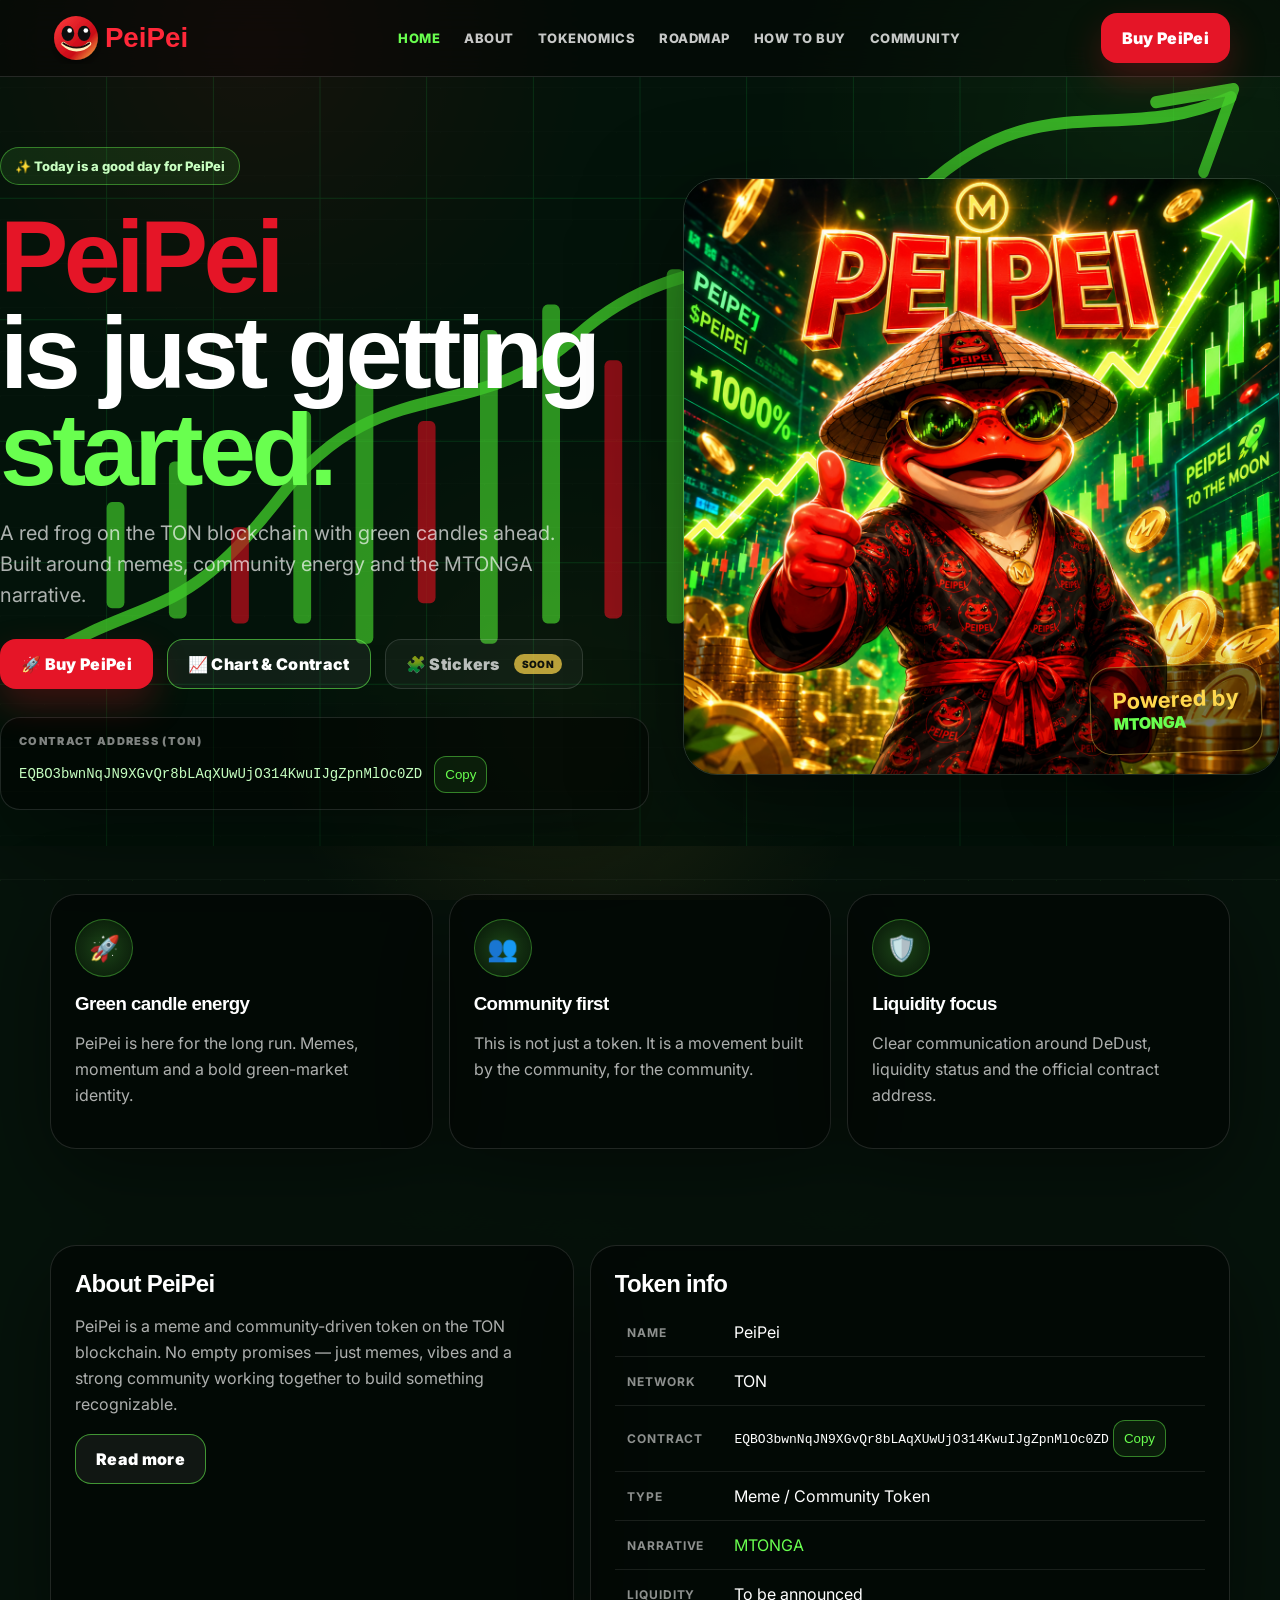
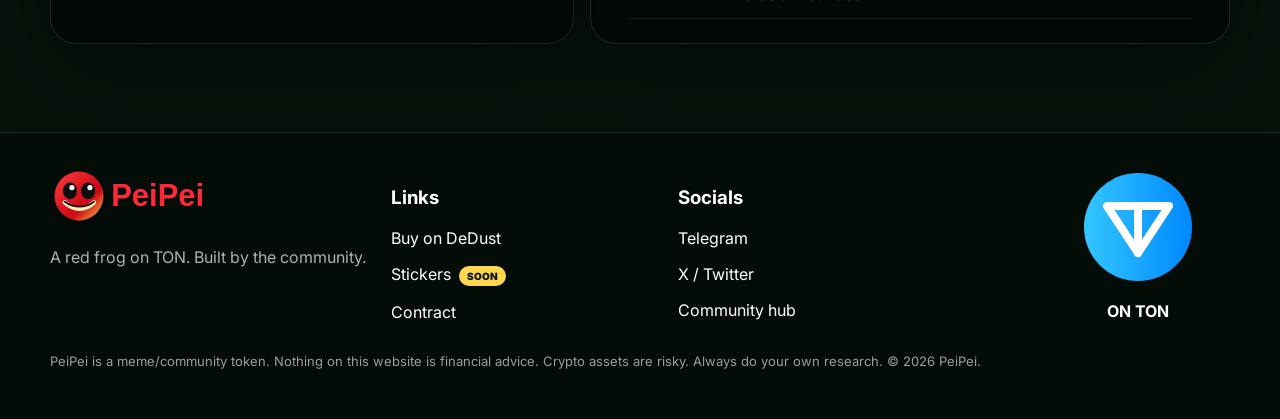
<file: index.html>
<!doctype html><html lang="en"><head><meta charset="utf-8"><meta name="viewport" content="width=device-width,initial-scale=1"><title>PeiPei on TON</title><meta name="description" content="PeiPei is a red frog meme token on the TON blockchain with the MTONGA narrative.">
<link rel="icon" href="assets/favicon.ico" sizes="any">
<link rel="icon" type="image/png" sizes="32x32" href="assets/favicon-32x32.png">
<link rel="icon" type="image/png" sizes="192x192" href="assets/favicon-192x192.png">
<link rel="apple-touch-icon" sizes="180x180" href="assets/favicon-180x180.png">
<link rel="manifest" href="assets/site.webmanifest"><link rel="preconnect" href="https://fonts.googleapis.com"><link rel="preconnect" href="https://fonts.gstatic.com" crossorigin><link href="https://fonts.googleapis.com/css2?family=Inter:wght@400;600;800;900&display=swap" rel="stylesheet"><link rel="stylesheet" href="styles.css"></head><body><header class="site-header"><div class="container"><nav class="nav"><a class="brand" href="index.html"><img src="assets/logo-peipei.svg" alt="PeiPei logo"></a><div class="nav-links"><a data-nav href="index.html">Home</a><a data-nav href="about.html">About</a><a data-nav href="tokenomics.html">Tokenomics</a><a data-nav href="roadmap.html">Roadmap</a><a data-nav href="how-to-buy.html">How to buy</a><a data-nav href="community.html">Community</a></div><div class="nav-actions"><a class="btn btn-red" data-buy href="#">Buy PeiPei</a><button class="hamburger" data-menu aria-label="Open menu">☰</button></div></nav><div class="mobile-panel"><a href="index.html">Home</a><a href="about.html">About</a><a href="tokenomics.html">Tokenomics</a><a href="roadmap.html">Roadmap</a><a href="how-to-buy.html">How to buy</a><a href="community.html">Community</a><a data-buy href="#">Buy PeiPei</a></div></div></header><main><section class="hero"><div class="container" style="display:contents"><div><div class="eyebrow">✨ Today is a good day for PeiPei</div><h1><span class="red">PeiPei</span><br>is just getting <span class="green">started.</span></h1><p>A red frog on the TON blockchain with green candles ahead. Built around memes, community energy and the MTONGA narrative.</p><div class="hero-cta"><a class="btn btn-red" data-buy href="#">🚀 Buy PeiPei</a><a class="btn btn-outline" href="tokenomics.html">📈 Chart & Contract</a><a class="btn btn-disabled" href="stickers.html">🧩 Stickers <span class="soon">SOON</span></a></div><div class="contract-card"><div class="label">Contract Address (TON)</div><div class="contract-row"><code data-contract></code><button class="copy-btn" data-copy>Copy</button></div></div></div><div class="hero-art"><img src="assets/peipei-hero.png" alt="Red PeiPei frog with sunglasses and green market charts"><div class="coin-card"><strong>Powered by</strong><span>MTONGA</span></div></div></div></section><section class="section"><div class="container cards"><div class="card"><div class="card-icon">🚀</div><h3>Green candle energy</h3><p>PeiPei is here for the long run. Memes, momentum and a bold green-market identity.</p></div><div class="card"><div class="card-icon">👥</div><h3>Community first</h3><p>This is not just a token. It is a movement built by the community, for the community.</p></div><div class="card"><div class="card-icon">🛡️</div><h3>Liquidity focus</h3><p>Clear communication around DeDust, liquidity status and the official contract address.</p></div></div></section><section class="section"><div class="container split"><div class="panel"><h2>About PeiPei</h2><p>PeiPei is a meme and community-driven token on the TON blockchain. No empty promises — just memes, vibes and a strong community working together to build something recognizable.</p><a class="btn btn-outline" href="about.html">Read more</a></div><div class="panel"><h2>Token info</h2><table class="table"><tr><th>Name</th><td>PeiPei</td></tr><tr><th>Network</th><td>TON</td></tr><tr><th>Contract</th><td><code data-contract></code> <button class="copy-btn" data-copy>Copy</button></td></tr><tr><th>Type</th><td>Meme / Community Token</td></tr><tr><th>Narrative</th><td><span class="green">MTONGA</span></td></tr><tr><th>Liquidity</th><td>To be announced</td></tr></table></div></div></section></main><footer class="footer"><div class="container footer-grid"><div><img class="logo" src="assets/logo-peipei.svg" alt="PeiPei"><p class="small">A red frog on TON. Built by the community.</p></div><div><h3>Links</h3><p><a data-buy href="#">Buy on DeDust</a></p><p><a href="stickers.html">Stickers <span class="soon">SOON</span></a></p><p><a href="tokenomics.html">Contract</a></p></div><div><h3>Socials</h3><p><a data-social="telegram" href="#">Telegram</a></p><p><a data-social="x" href="#">X / Twitter</a></p><p><a href="community.html">Community hub</a></p></div><div class="ton-badge"><img src="assets/ton.svg" alt="TON"><strong>ON TON</strong></div></div><div class="container"><p class="disclaimer">PeiPei is a meme/community token. Nothing on this website is financial advice. Crypto assets are risky. Always do your own research. © 2026 PeiPei.</p></div></footer><div class="toast" role="status" aria-live="polite"></div><script src="script.js"></script></body></html>
</file>
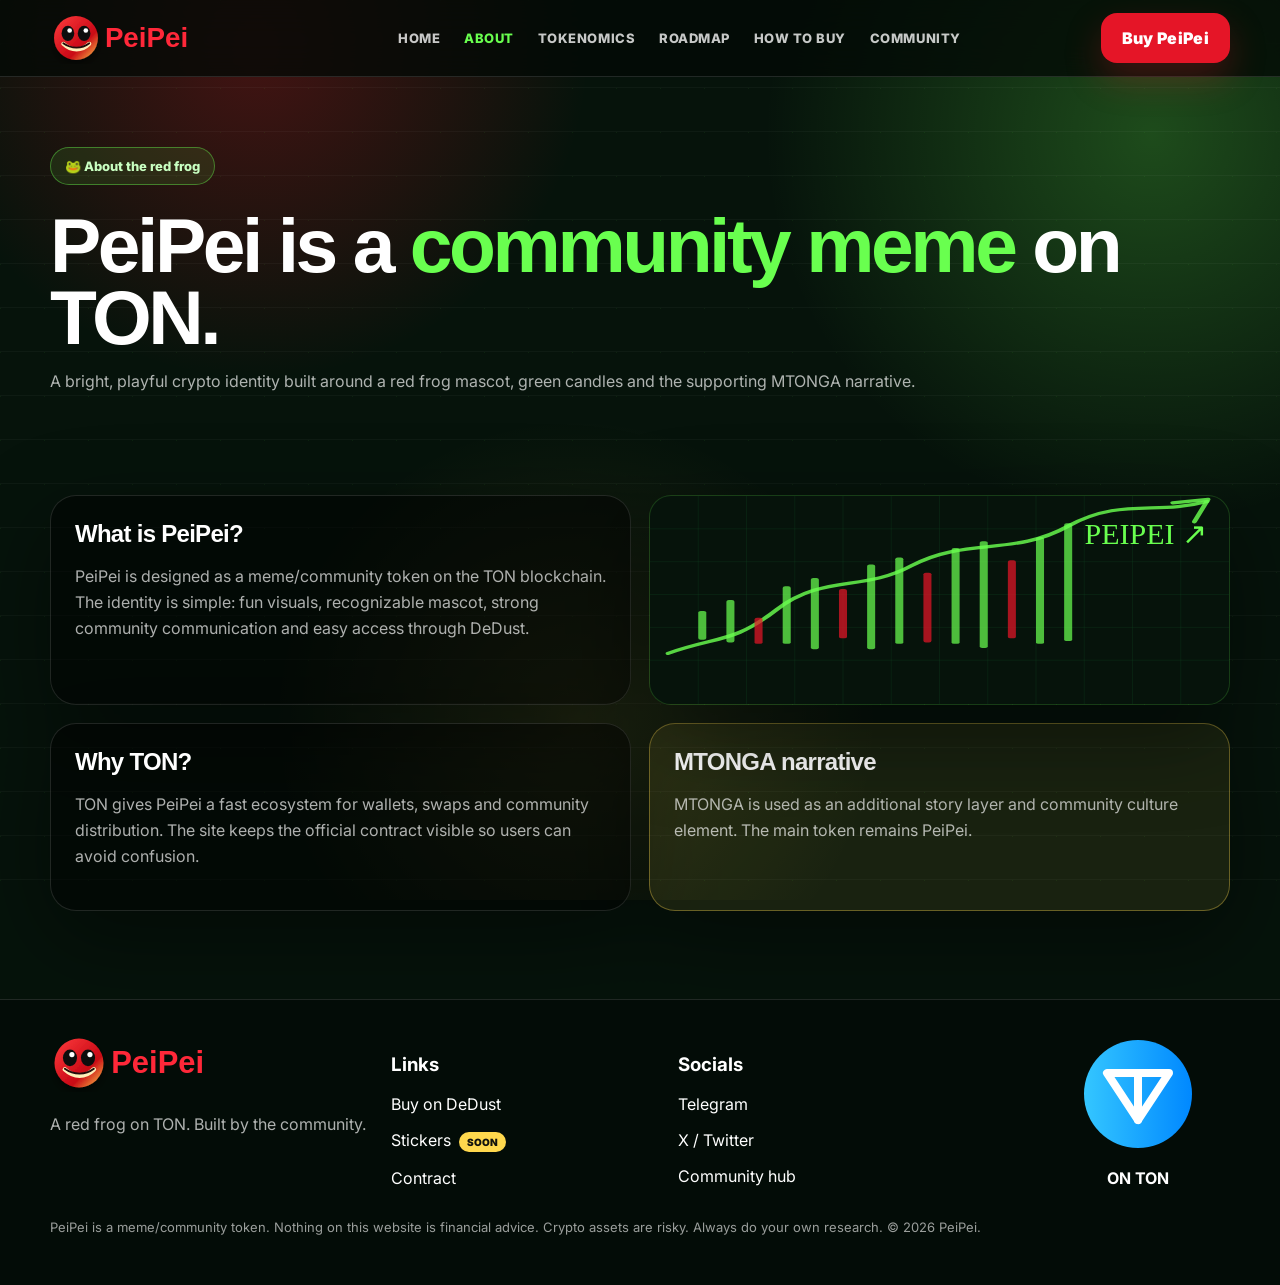
<file: about.html>
<!doctype html><html lang="en"><head><meta charset="utf-8"><meta name="viewport" content="width=device-width,initial-scale=1"><title>About | PeiPei on TON</title><meta name="description" content="PeiPei is a red frog meme token on the TON blockchain with the MTONGA narrative."><link rel="icon" href="assets/favicon.svg"><link rel="preconnect" href="https://fonts.googleapis.com"><link rel="preconnect" href="https://fonts.gstatic.com" crossorigin><link href="https://fonts.googleapis.com/css2?family=Inter:wght@400;600;800;900&display=swap" rel="stylesheet"><link rel="stylesheet" href="styles.css"></head><body><header class="site-header"><div class="container"><nav class="nav"><a class="brand" href="index.html"><img src="assets/logo-peipei.svg" alt="PeiPei logo"></a><div class="nav-links"><a data-nav href="index.html">Home</a><a data-nav href="about.html">About</a><a data-nav href="tokenomics.html">Tokenomics</a><a data-nav href="roadmap.html">Roadmap</a><a data-nav href="how-to-buy.html">How to buy</a><a data-nav href="community.html">Community</a></div><div class="nav-actions"><a class="btn btn-red" data-buy href="#">Buy PeiPei</a><button class="hamburger" data-menu aria-label="Open menu">☰</button></div></nav><div class="mobile-panel"><a href="index.html">Home</a><a href="about.html">About</a><a href="tokenomics.html">Tokenomics</a><a href="roadmap.html">Roadmap</a><a href="how-to-buy.html">How to buy</a><a href="community.html">Community</a><a data-buy href="#">Buy PeiPei</a></div></div></header><main><section class="page-hero"><div class="container"><div class="eyebrow">🐸 About the red frog</div><h1>PeiPei is a <span class="green">community meme</span> on TON.</h1><p class="small">A bright, playful crypto identity built around a red frog mascot, green candles and the supporting MTONGA narrative.</p></div></section><section class="section"><div class="container page-grid"><div class="panel"><h2>What is PeiPei?</h2><p>PeiPei is designed as a meme/community token on the TON blockchain. The identity is simple: fun visuals, recognizable mascot, strong community communication and easy access through DeDust.</p></div><div class="panel mini-chart"></div><div class="panel"><h2>Why TON?</h2><p>TON gives PeiPei a fast ecosystem for wallets, swaps and community distribution. The site keeps the official contract visible so users can avoid confusion.</p></div><div class="panel warning"><h2>MTONGA narrative</h2><p>MTONGA is used as an additional story layer and community culture element. The main token remains PeiPei.</p></div></div></section></main><footer class="footer"><div class="container footer-grid"><div><img class="logo" src="assets/logo-peipei.svg" alt="PeiPei"><p class="small">A red frog on TON. Built by the community.</p></div><div><h3>Links</h3><p><a data-buy href="#">Buy on DeDust</a></p><p><a href="stickers.html">Stickers <span class="soon">SOON</span></a></p><p><a href="tokenomics.html">Contract</a></p></div><div><h3>Socials</h3><p><a data-social="telegram" href="#">Telegram</a></p><p><a data-social="x" href="#">X / Twitter</a></p><p><a href="community.html">Community hub</a></p></div><div class="ton-badge"><img src="assets/ton.svg" alt="TON"><strong>ON TON</strong></div></div><div class="container"><p class="disclaimer">PeiPei is a meme/community token. Nothing on this website is financial advice. Crypto assets are risky. Always do your own research. © 2026 PeiPei.</p></div></footer><div class="toast" role="status" aria-live="polite"></div><script src="script.js"></script></body></html>
</file>
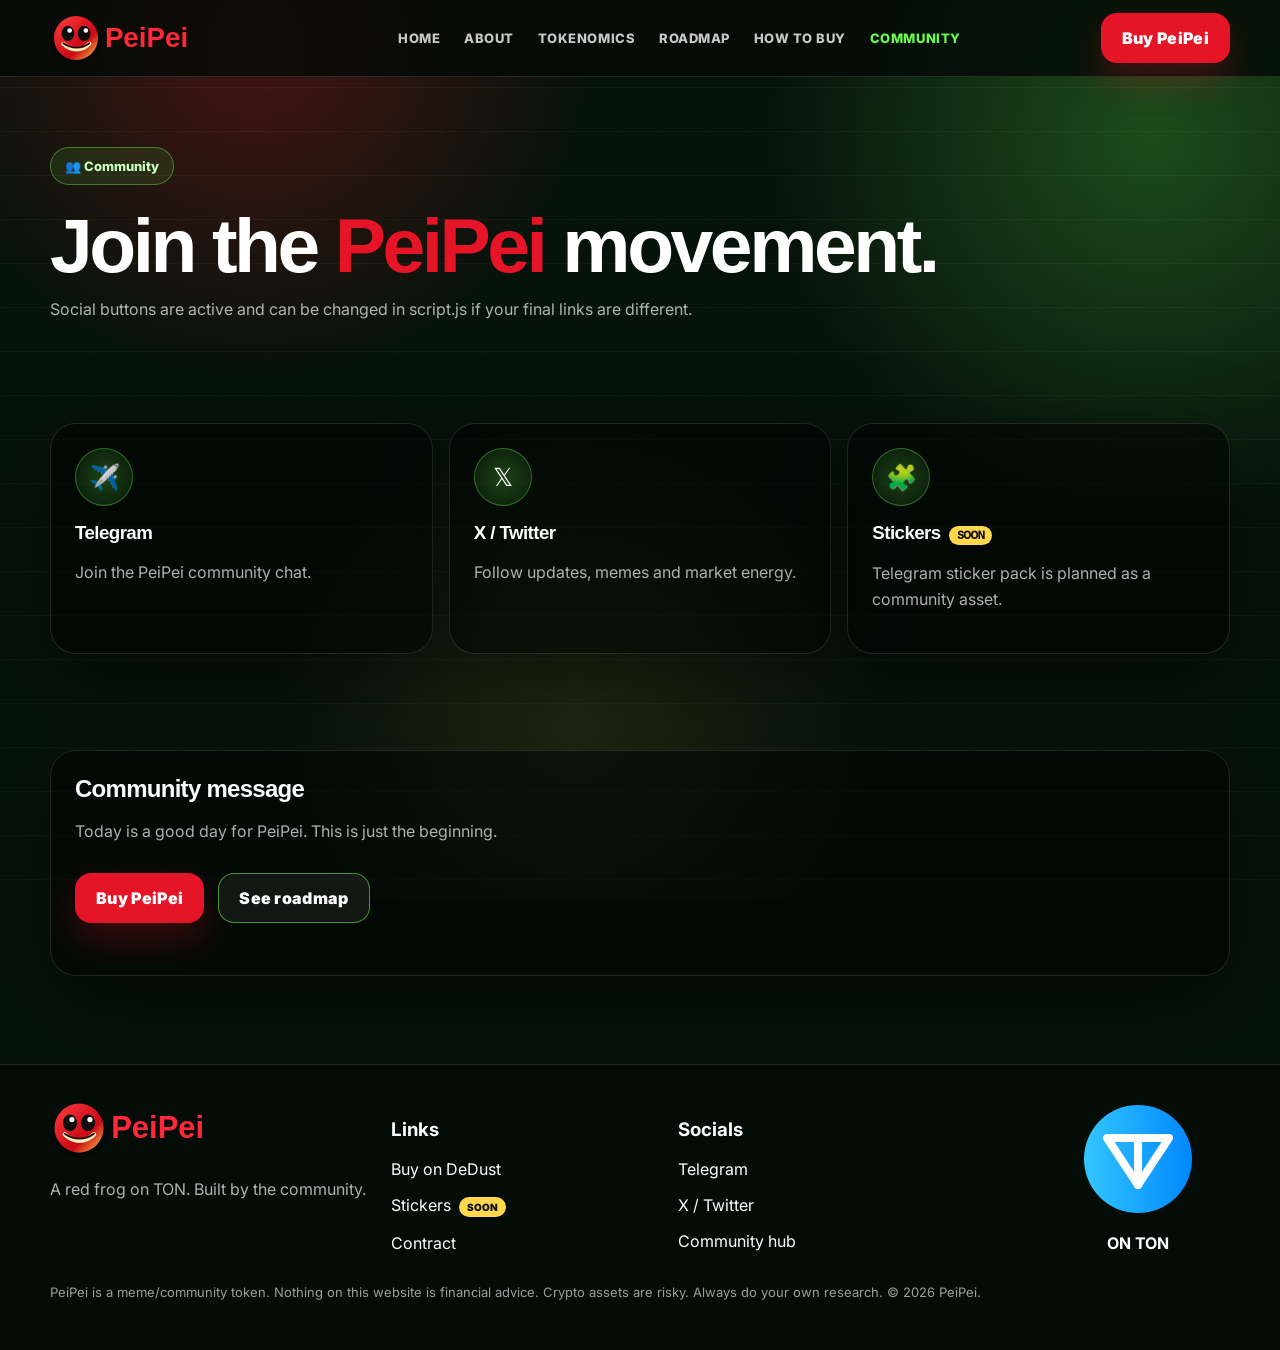
<file: community.html>
<!doctype html><html lang="en"><head><meta charset="utf-8"><meta name="viewport" content="width=device-width,initial-scale=1"><title>Community | PeiPei on TON</title><meta name="description" content="PeiPei is a red frog meme token on the TON blockchain with the MTONGA narrative."><link rel="icon" href="assets/favicon.svg"><link rel="preconnect" href="https://fonts.googleapis.com"><link rel="preconnect" href="https://fonts.gstatic.com" crossorigin><link href="https://fonts.googleapis.com/css2?family=Inter:wght@400;600;800;900&display=swap" rel="stylesheet"><link rel="stylesheet" href="styles.css"></head><body><header class="site-header"><div class="container"><nav class="nav"><a class="brand" href="index.html"><img src="assets/logo-peipei.svg" alt="PeiPei logo"></a><div class="nav-links"><a data-nav href="index.html">Home</a><a data-nav href="about.html">About</a><a data-nav href="tokenomics.html">Tokenomics</a><a data-nav href="roadmap.html">Roadmap</a><a data-nav href="how-to-buy.html">How to buy</a><a data-nav href="community.html">Community</a></div><div class="nav-actions"><a class="btn btn-red" data-buy href="#">Buy PeiPei</a><button class="hamburger" data-menu aria-label="Open menu">☰</button></div></nav><div class="mobile-panel"><a href="index.html">Home</a><a href="about.html">About</a><a href="tokenomics.html">Tokenomics</a><a href="roadmap.html">Roadmap</a><a href="how-to-buy.html">How to buy</a><a href="community.html">Community</a><a data-buy href="#">Buy PeiPei</a></div></div></header><main><section class="page-hero"><div class="container"><div class="eyebrow">👥 Community</div><h1>Join the <span class="red">PeiPei</span> movement.</h1><p class="small">Social buttons are active and can be changed in script.js if your final links are different.</p></div></section><section class="section"><div class="container social-grid"><a class="card social-card" data-social="telegram" href="#"><div class="card-icon">✈️</div><h3>Telegram</h3><p>Join the PeiPei community chat.</p></a><a class="card social-card" data-social="x" href="#"><div class="card-icon">𝕏</div><h3>X / Twitter</h3><p>Follow updates, memes and market energy.</p></a><a class="card social-card" href="stickers.html"><div class="card-icon">🧩</div><h3>Stickers <span class="soon">SOON</span></h3><p>Telegram sticker pack is planned as a community asset.</p></a></div></section><section class="section"><div class="container panel"><h2>Community message</h2><p>Today is a good day for PeiPei. This is just the beginning.</p><div class="hero-cta"><a class="btn btn-red" data-buy href="#">Buy PeiPei</a><a class="btn btn-outline" href="roadmap.html">See roadmap</a></div></div></section></main><footer class="footer"><div class="container footer-grid"><div><img class="logo" src="assets/logo-peipei.svg" alt="PeiPei"><p class="small">A red frog on TON. Built by the community.</p></div><div><h3>Links</h3><p><a data-buy href="#">Buy on DeDust</a></p><p><a href="stickers.html">Stickers <span class="soon">SOON</span></a></p><p><a href="tokenomics.html">Contract</a></p></div><div><h3>Socials</h3><p><a data-social="telegram" href="#">Telegram</a></p><p><a data-social="x" href="#">X / Twitter</a></p><p><a href="community.html">Community hub</a></p></div><div class="ton-badge"><img src="assets/ton.svg" alt="TON"><strong>ON TON</strong></div></div><div class="container"><p class="disclaimer">PeiPei is a meme/community token. Nothing on this website is financial advice. Crypto assets are risky. Always do your own research. © 2026 PeiPei.</p></div></footer><div class="toast" role="status" aria-live="polite"></div><script src="script.js"></script></body></html>
</file>
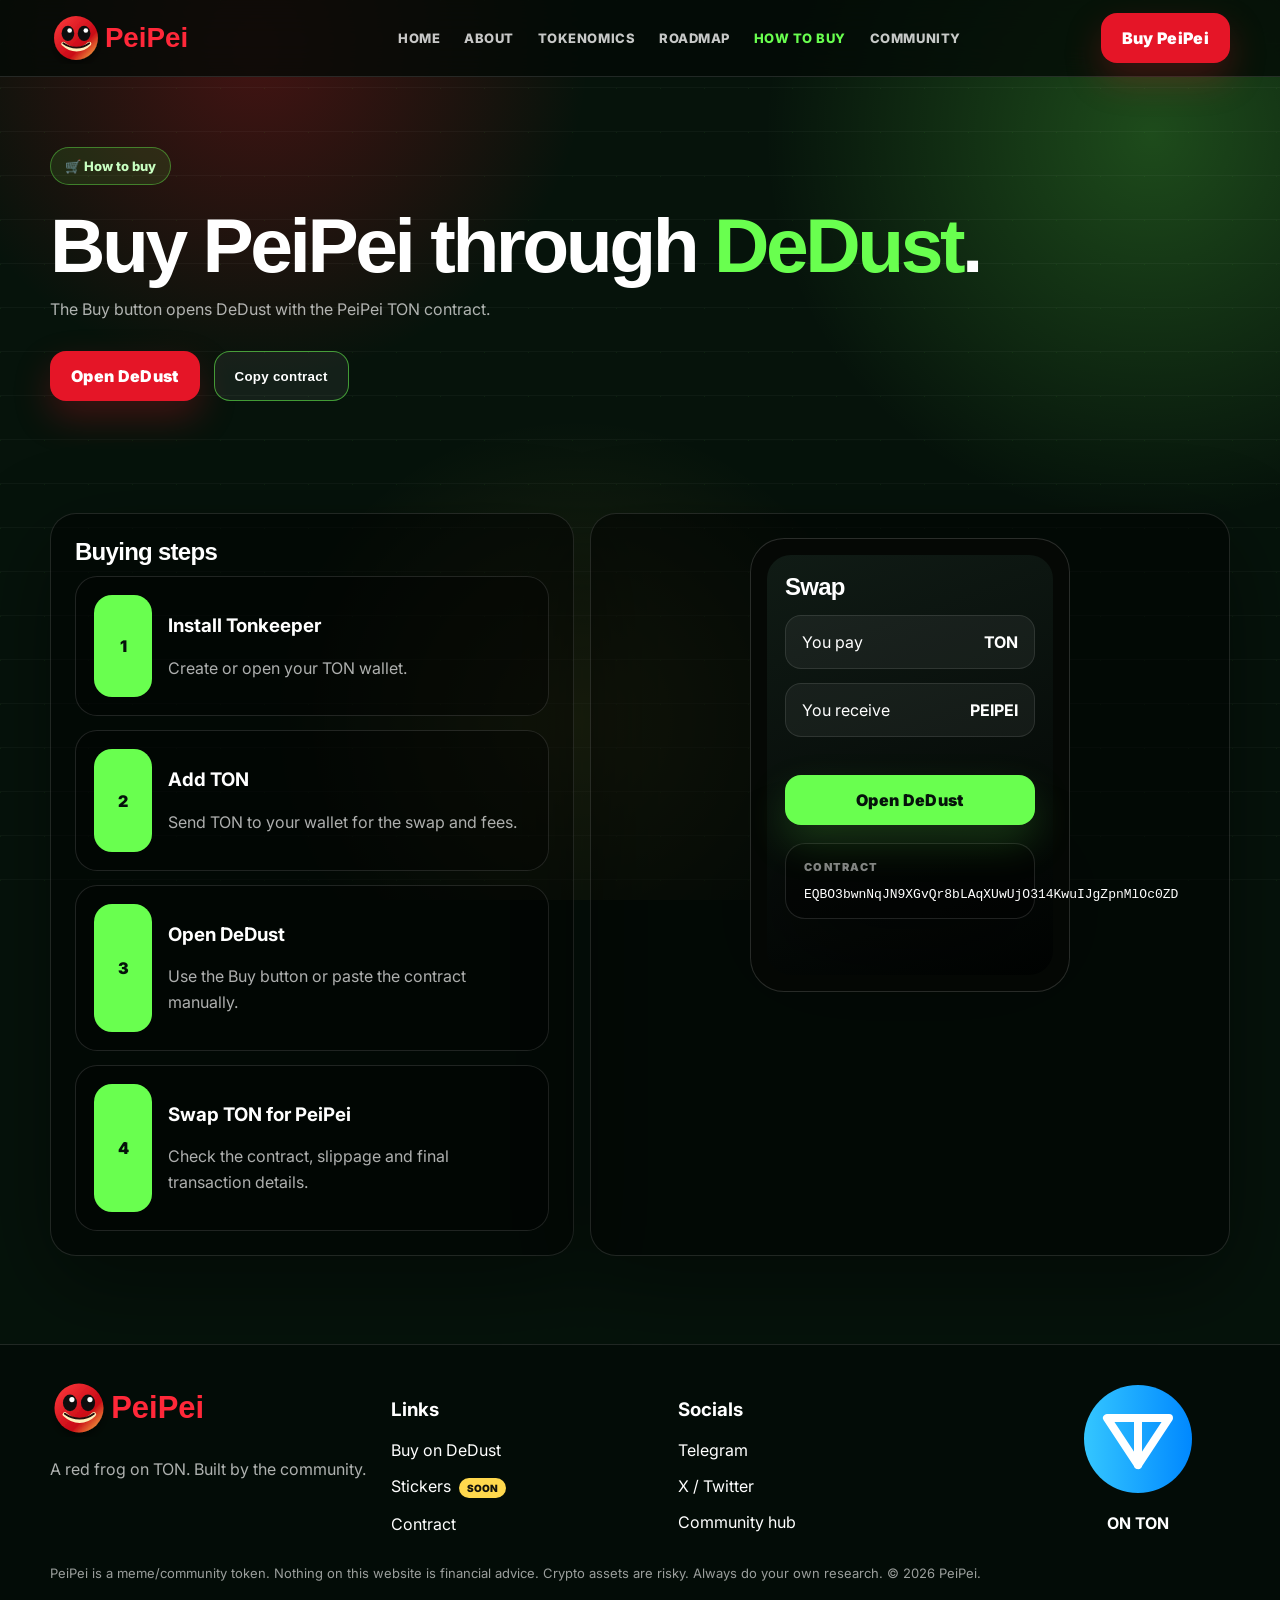
<file: how-to-buy.html>
<!doctype html><html lang="en"><head><meta charset="utf-8"><meta name="viewport" content="width=device-width,initial-scale=1"><title>How to buy | PeiPei on TON</title><meta name="description" content="PeiPei is a red frog meme token on the TON blockchain with the MTONGA narrative."><link rel="icon" href="assets/favicon.svg"><link rel="preconnect" href="https://fonts.googleapis.com"><link rel="preconnect" href="https://fonts.gstatic.com" crossorigin><link href="https://fonts.googleapis.com/css2?family=Inter:wght@400;600;800;900&display=swap" rel="stylesheet"><link rel="stylesheet" href="styles.css"></head><body><header class="site-header"><div class="container"><nav class="nav"><a class="brand" href="index.html"><img src="assets/logo-peipei.svg" alt="PeiPei logo"></a><div class="nav-links"><a data-nav href="index.html">Home</a><a data-nav href="about.html">About</a><a data-nav href="tokenomics.html">Tokenomics</a><a data-nav href="roadmap.html">Roadmap</a><a data-nav href="how-to-buy.html">How to buy</a><a data-nav href="community.html">Community</a></div><div class="nav-actions"><a class="btn btn-red" data-buy href="#">Buy PeiPei</a><button class="hamburger" data-menu aria-label="Open menu">☰</button></div></nav><div class="mobile-panel"><a href="index.html">Home</a><a href="about.html">About</a><a href="tokenomics.html">Tokenomics</a><a href="roadmap.html">Roadmap</a><a href="how-to-buy.html">How to buy</a><a href="community.html">Community</a><a data-buy href="#">Buy PeiPei</a></div></div></header><main><section class="page-hero"><div class="container"><div class="eyebrow">🛒 How to buy</div><h1>Buy PeiPei through <span class="green">DeDust</span>.</h1><p class="small">The Buy button opens DeDust with the PeiPei TON contract.</p><div class="hero-cta"><a class="btn btn-red" data-buy href="#">Open DeDust</a><button class="btn btn-outline" data-copy>Copy contract</button></div></div></section><section class="section"><div class="container split"><div class="panel"><h2>Buying steps</h2><div class="steps"><div class="step"><div class="num">1</div><div><h3>Install Tonkeeper</h3><p>Create or open your TON wallet.</p></div></div><div class="step"><div class="num">2</div><div><h3>Add TON</h3><p>Send TON to your wallet for the swap and fees.</p></div></div><div class="step"><div class="num">3</div><div><h3>Open DeDust</h3><p>Use the Buy button or paste the contract manually.</p></div></div><div class="step"><div class="num">4</div><div><h3>Swap TON for PeiPei</h3><p>Check the contract, slippage and final transaction details.</p></div></div></div></div><div class="panel"><div class="phone"><div class="phone-screen"><h2>Swap</h2><div class="swap-line"><span>You pay</span><strong>TON</strong></div><div class="swap-line"><span>You receive</span><strong>PEIPEI</strong></div><a class="btn btn-green" data-buy href="#" style="width:100%;margin-top:24px">Open DeDust</a><div class="contract-card" style="margin-top:18px"><div class="label">Contract</div><code data-contract></code></div></div></div></div></div></section></main><footer class="footer"><div class="container footer-grid"><div><img class="logo" src="assets/logo-peipei.svg" alt="PeiPei"><p class="small">A red frog on TON. Built by the community.</p></div><div><h3>Links</h3><p><a data-buy href="#">Buy on DeDust</a></p><p><a href="stickers.html">Stickers <span class="soon">SOON</span></a></p><p><a href="tokenomics.html">Contract</a></p></div><div><h3>Socials</h3><p><a data-social="telegram" href="#">Telegram</a></p><p><a data-social="x" href="#">X / Twitter</a></p><p><a href="community.html">Community hub</a></p></div><div class="ton-badge"><img src="assets/ton.svg" alt="TON"><strong>ON TON</strong></div></div><div class="container"><p class="disclaimer">PeiPei is a meme/community token. Nothing on this website is financial advice. Crypto assets are risky. Always do your own research. © 2026 PeiPei.</p></div></footer><div class="toast" role="status" aria-live="polite"></div><script src="script.js"></script></body></html>
</file>
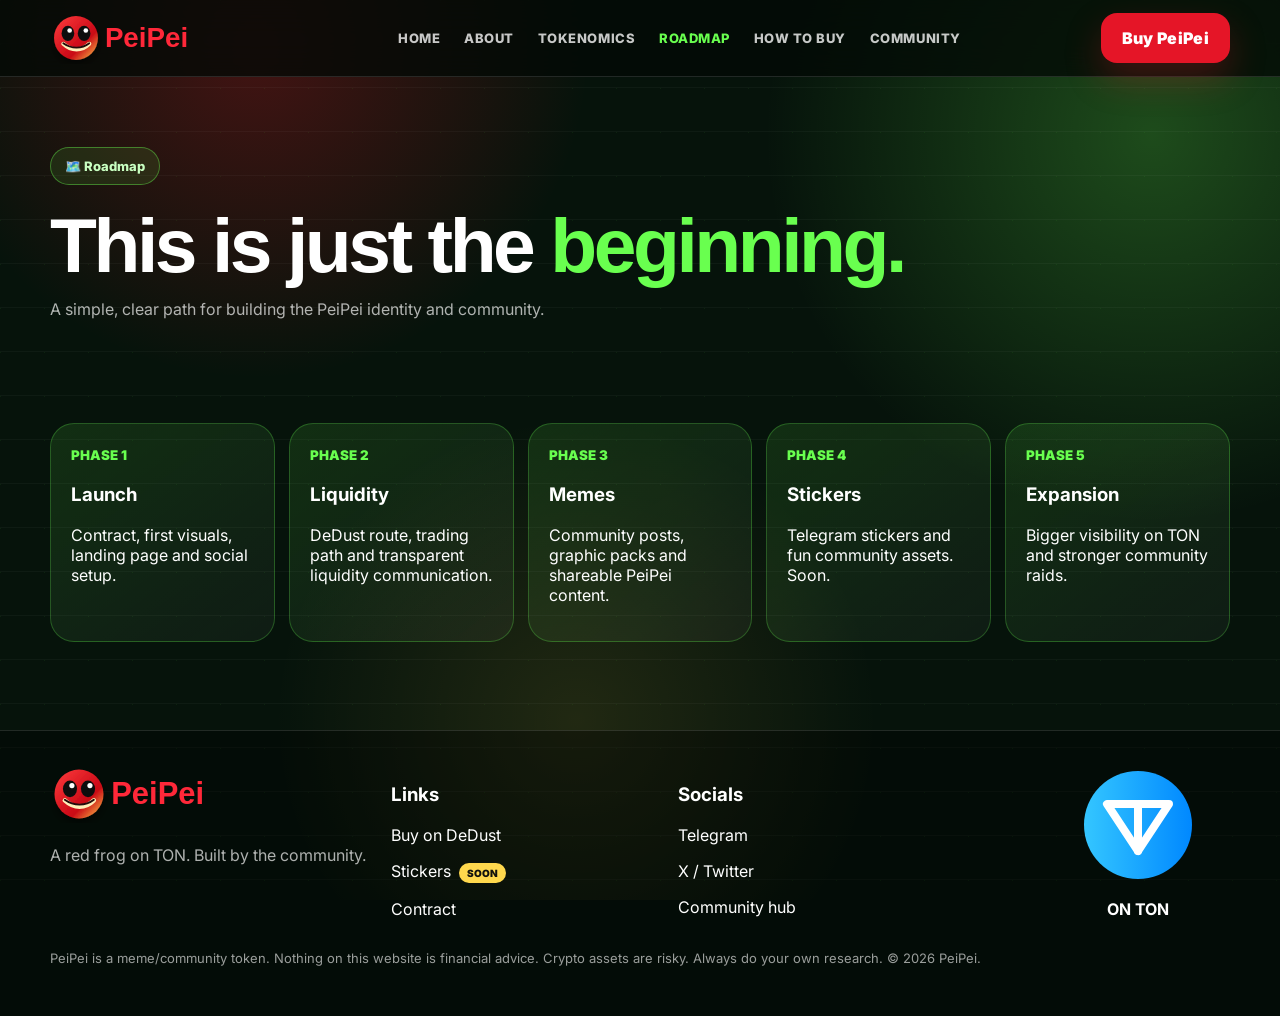
<file: roadmap.html>
<!doctype html><html lang="en"><head><meta charset="utf-8"><meta name="viewport" content="width=device-width,initial-scale=1"><title>Roadmap | PeiPei on TON</title><meta name="description" content="PeiPei is a red frog meme token on the TON blockchain with the MTONGA narrative."><link rel="icon" href="assets/favicon.svg"><link rel="preconnect" href="https://fonts.googleapis.com"><link rel="preconnect" href="https://fonts.gstatic.com" crossorigin><link href="https://fonts.googleapis.com/css2?family=Inter:wght@400;600;800;900&display=swap" rel="stylesheet"><link rel="stylesheet" href="styles.css"></head><body><header class="site-header"><div class="container"><nav class="nav"><a class="brand" href="index.html"><img src="assets/logo-peipei.svg" alt="PeiPei logo"></a><div class="nav-links"><a data-nav href="index.html">Home</a><a data-nav href="about.html">About</a><a data-nav href="tokenomics.html">Tokenomics</a><a data-nav href="roadmap.html">Roadmap</a><a data-nav href="how-to-buy.html">How to buy</a><a data-nav href="community.html">Community</a></div><div class="nav-actions"><a class="btn btn-red" data-buy href="#">Buy PeiPei</a><button class="hamburger" data-menu aria-label="Open menu">☰</button></div></nav><div class="mobile-panel"><a href="index.html">Home</a><a href="about.html">About</a><a href="tokenomics.html">Tokenomics</a><a href="roadmap.html">Roadmap</a><a href="how-to-buy.html">How to buy</a><a href="community.html">Community</a><a data-buy href="#">Buy PeiPei</a></div></div></header><main><section class="page-hero"><div class="container"><div class="eyebrow">🗺️ Roadmap</div><h1>This is just the <span class="green">beginning.</span></h1><p class="small">A simple, clear path for building the PeiPei identity and community.</p></div></section><section class="section"><div class="container roadmap"><div class="phase"><small>PHASE 1</small><h3>Launch</h3><p>Contract, first visuals, landing page and social setup.</p></div><div class="phase"><small>PHASE 2</small><h3>Liquidity</h3><p>DeDust route, trading path and transparent liquidity communication.</p></div><div class="phase"><small>PHASE 3</small><h3>Memes</h3><p>Community posts, graphic packs and shareable PeiPei content.</p></div><div class="phase"><small>PHASE 4</small><h3>Stickers</h3><p>Telegram stickers and fun community assets. Soon.</p></div><div class="phase"><small>PHASE 5</small><h3>Expansion</h3><p>Bigger visibility on TON and stronger community raids.</p></div></div></section></main><footer class="footer"><div class="container footer-grid"><div><img class="logo" src="assets/logo-peipei.svg" alt="PeiPei"><p class="small">A red frog on TON. Built by the community.</p></div><div><h3>Links</h3><p><a data-buy href="#">Buy on DeDust</a></p><p><a href="stickers.html">Stickers <span class="soon">SOON</span></a></p><p><a href="tokenomics.html">Contract</a></p></div><div><h3>Socials</h3><p><a data-social="telegram" href="#">Telegram</a></p><p><a data-social="x" href="#">X / Twitter</a></p><p><a href="community.html">Community hub</a></p></div><div class="ton-badge"><img src="assets/ton.svg" alt="TON"><strong>ON TON</strong></div></div><div class="container"><p class="disclaimer">PeiPei is a meme/community token. Nothing on this website is financial advice. Crypto assets are risky. Always do your own research. © 2026 PeiPei.</p></div></footer><div class="toast" role="status" aria-live="polite"></div><script src="script.js"></script></body></html>
</file>
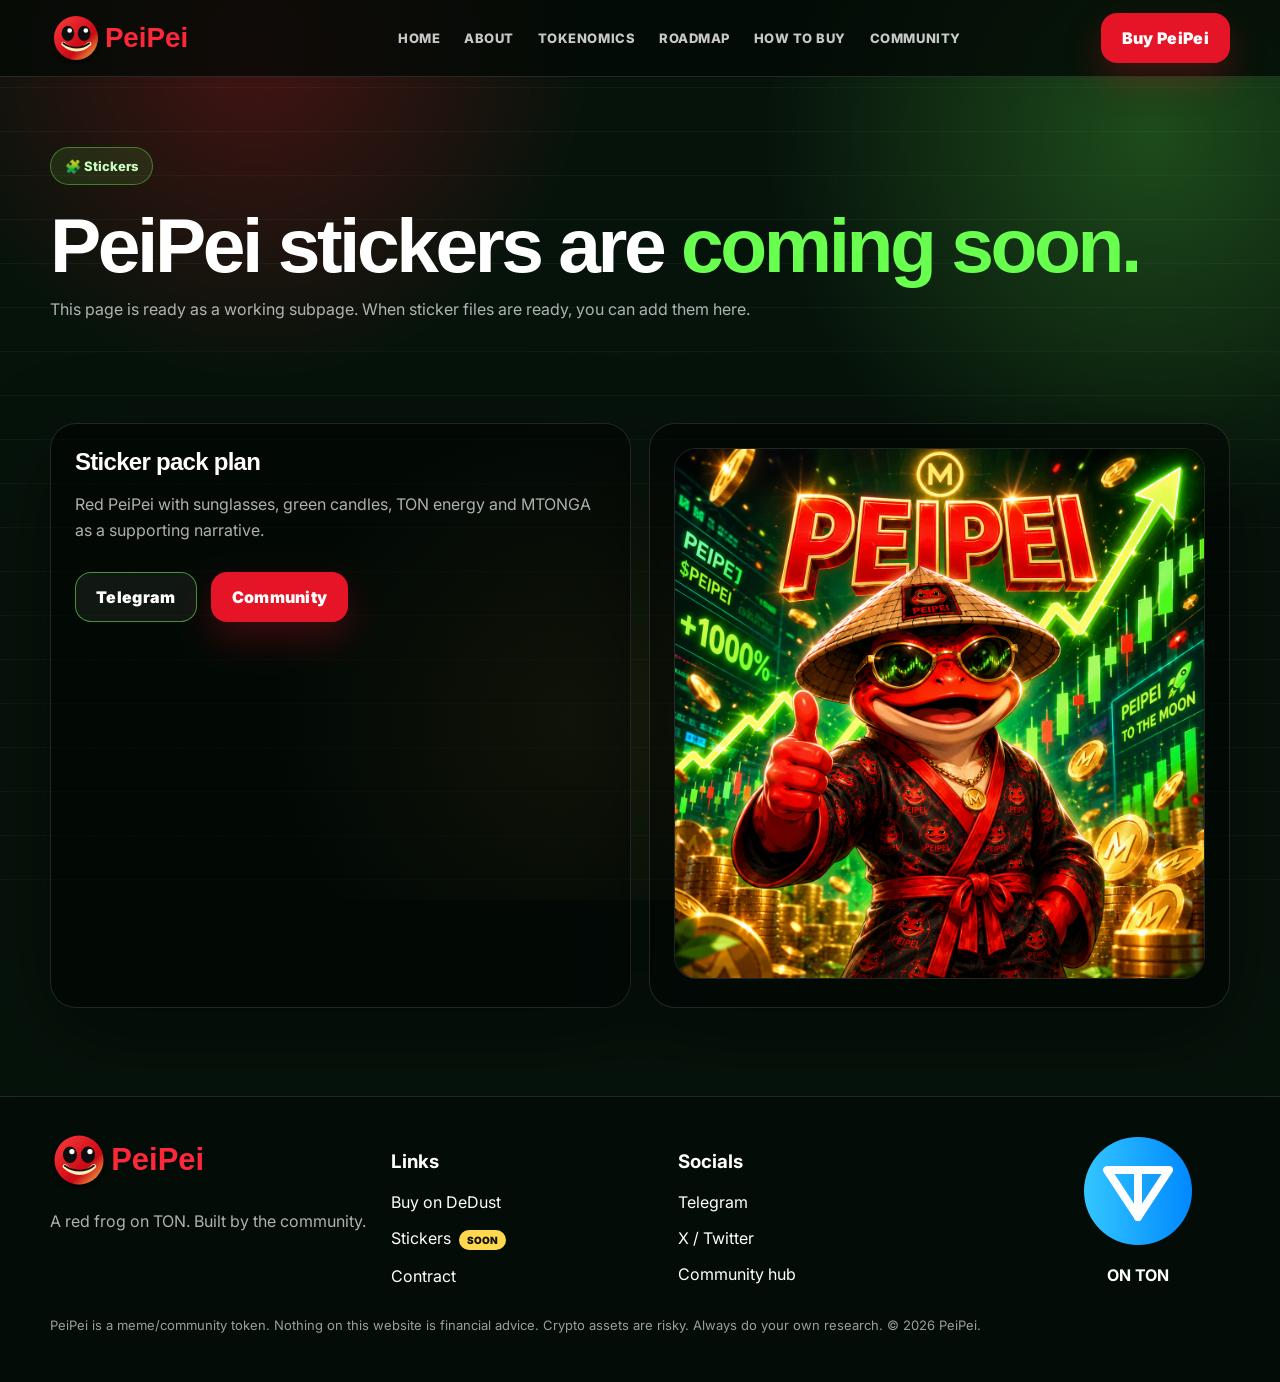
<file: stickers.html>
<!doctype html><html lang="en"><head><meta charset="utf-8"><meta name="viewport" content="width=device-width,initial-scale=1"><title>Stickers | PeiPei on TON</title><meta name="description" content="PeiPei is a red frog meme token on the TON blockchain with the MTONGA narrative."><link rel="icon" href="assets/favicon.svg"><link rel="preconnect" href="https://fonts.googleapis.com"><link rel="preconnect" href="https://fonts.gstatic.com" crossorigin><link href="https://fonts.googleapis.com/css2?family=Inter:wght@400;600;800;900&display=swap" rel="stylesheet"><link rel="stylesheet" href="styles.css"></head><body><header class="site-header"><div class="container"><nav class="nav"><a class="brand" href="index.html"><img src="assets/logo-peipei.svg" alt="PeiPei logo"></a><div class="nav-links"><a data-nav href="index.html">Home</a><a data-nav href="about.html">About</a><a data-nav href="tokenomics.html">Tokenomics</a><a data-nav href="roadmap.html">Roadmap</a><a data-nav href="how-to-buy.html">How to buy</a><a data-nav href="community.html">Community</a></div><div class="nav-actions"><a class="btn btn-red" data-buy href="#">Buy PeiPei</a><button class="hamburger" data-menu aria-label="Open menu">☰</button></div></nav><div class="mobile-panel"><a href="index.html">Home</a><a href="about.html">About</a><a href="tokenomics.html">Tokenomics</a><a href="roadmap.html">Roadmap</a><a href="how-to-buy.html">How to buy</a><a href="community.html">Community</a><a data-buy href="#">Buy PeiPei</a></div></div></header><main><section class="page-hero"><div class="container"><div class="eyebrow">🧩 Stickers</div><h1>PeiPei stickers are <span class="green">coming soon.</span></h1><p class="small">This page is ready as a working subpage. When sticker files are ready, you can add them here.</p></div></section><section class="section"><div class="container page-grid"><div class="panel"><h2>Sticker pack plan</h2><p>Red PeiPei with sunglasses, green candles, TON energy and MTONGA as a supporting narrative.</p><div class="hero-cta"><a class="btn btn-outline" data-social="telegram" href="#">Telegram</a><a class="btn btn-red" href="community.html">Community</a></div></div><div class="panel"><img src="assets/peipei-hero.png" alt="PeiPei sticker preview" style="width:100%;border-radius:22px;border:1px solid rgba(255,255,255,.12)"></div></div></section></main><footer class="footer"><div class="container footer-grid"><div><img class="logo" src="assets/logo-peipei.svg" alt="PeiPei"><p class="small">A red frog on TON. Built by the community.</p></div><div><h3>Links</h3><p><a data-buy href="#">Buy on DeDust</a></p><p><a href="stickers.html">Stickers <span class="soon">SOON</span></a></p><p><a href="tokenomics.html">Contract</a></p></div><div><h3>Socials</h3><p><a data-social="telegram" href="#">Telegram</a></p><p><a data-social="x" href="#">X / Twitter</a></p><p><a href="community.html">Community hub</a></p></div><div class="ton-badge"><img src="assets/ton.svg" alt="TON"><strong>ON TON</strong></div></div><div class="container"><p class="disclaimer">PeiPei is a meme/community token. Nothing on this website is financial advice. Crypto assets are risky. Always do your own research. © 2026 PeiPei.</p></div></footer><div class="toast" role="status" aria-live="polite"></div><script src="script.js"></script></body></html>
</file>
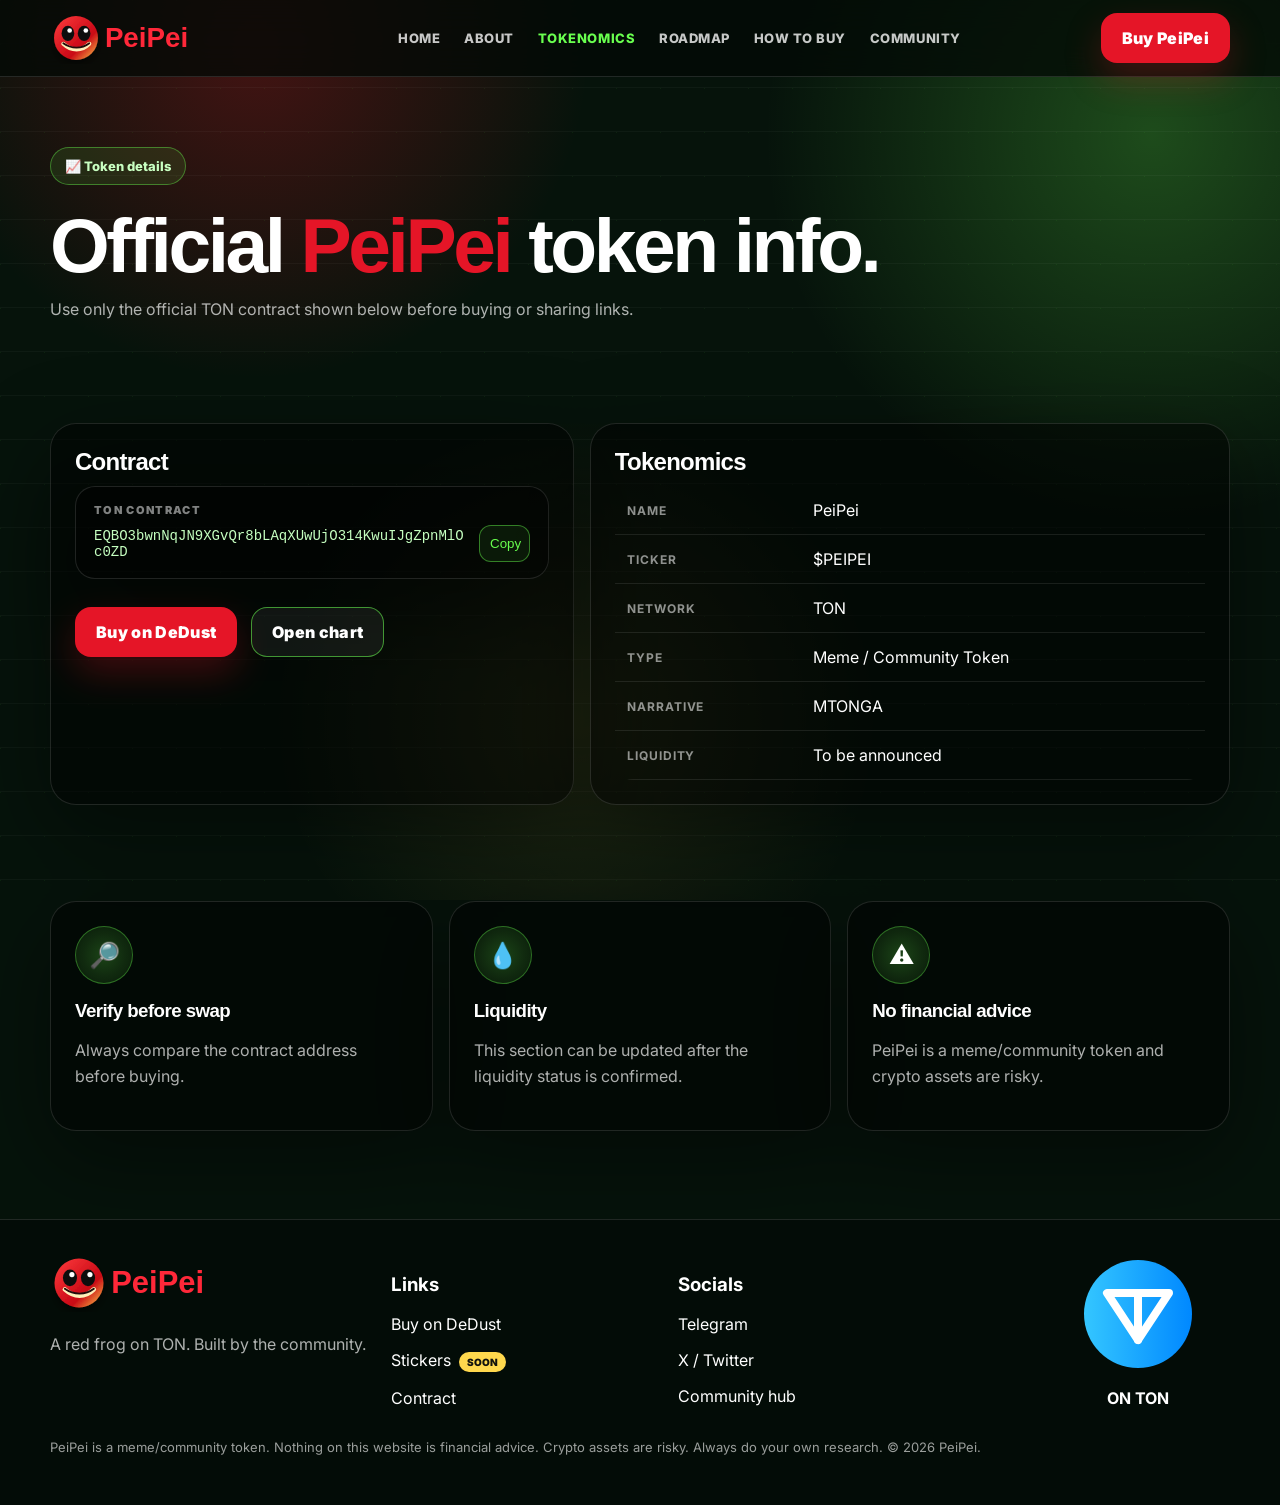
<file: tokenomics.html>
<!doctype html><html lang="en"><head><meta charset="utf-8"><meta name="viewport" content="width=device-width,initial-scale=1"><title>Tokenomics | PeiPei on TON</title><meta name="description" content="PeiPei is a red frog meme token on the TON blockchain with the MTONGA narrative."><link rel="icon" href="assets/favicon.svg"><link rel="preconnect" href="https://fonts.googleapis.com"><link rel="preconnect" href="https://fonts.gstatic.com" crossorigin><link href="https://fonts.googleapis.com/css2?family=Inter:wght@400;600;800;900&display=swap" rel="stylesheet"><link rel="stylesheet" href="styles.css"></head><body><header class="site-header"><div class="container"><nav class="nav"><a class="brand" href="index.html"><img src="assets/logo-peipei.svg" alt="PeiPei logo"></a><div class="nav-links"><a data-nav href="index.html">Home</a><a data-nav href="about.html">About</a><a data-nav href="tokenomics.html">Tokenomics</a><a data-nav href="roadmap.html">Roadmap</a><a data-nav href="how-to-buy.html">How to buy</a><a data-nav href="community.html">Community</a></div><div class="nav-actions"><a class="btn btn-red" data-buy href="#">Buy PeiPei</a><button class="hamburger" data-menu aria-label="Open menu">☰</button></div></nav><div class="mobile-panel"><a href="index.html">Home</a><a href="about.html">About</a><a href="tokenomics.html">Tokenomics</a><a href="roadmap.html">Roadmap</a><a href="how-to-buy.html">How to buy</a><a href="community.html">Community</a><a data-buy href="#">Buy PeiPei</a></div></div></header><main><section class="page-hero"><div class="container"><div class="eyebrow">📈 Token details</div><h1>Official <span class="red">PeiPei</span> token info.</h1><p class="small">Use only the official TON contract shown below before buying or sharing links.</p></div></section><section class="section"><div class="container split"><div class="panel"><h2>Contract</h2><div class="contract-card"><div class="label">TON Contract</div><div class="contract-row"><code data-contract></code><button class="copy-btn" data-copy>Copy</button></div></div><div class="hero-cta"><a class="btn btn-red" data-buy href="#">Buy on DeDust</a><a class="btn btn-outline" data-buy href="#">Open chart</a></div></div><div class="panel"><h2>Tokenomics</h2><table class="table"><tr><th>Name</th><td>PeiPei</td></tr><tr><th>Ticker</th><td>$PEIPEI</td></tr><tr><th>Network</th><td>TON</td></tr><tr><th>Type</th><td>Meme / Community Token</td></tr><tr><th>Narrative</th><td>MTONGA</td></tr><tr><th>Liquidity</th><td>To be announced</td></tr></table></div></div></section><section class="section"><div class="container cards"><div class="card"><div class="card-icon">🔎</div><h3>Verify before swap</h3><p>Always compare the contract address before buying.</p></div><div class="card"><div class="card-icon">💧</div><h3>Liquidity</h3><p>This section can be updated after the liquidity status is confirmed.</p></div><div class="card"><div class="card-icon">⚠️</div><h3>No financial advice</h3><p>PeiPei is a meme/community token and crypto assets are risky.</p></div></div></section></main><footer class="footer"><div class="container footer-grid"><div><img class="logo" src="assets/logo-peipei.svg" alt="PeiPei"><p class="small">A red frog on TON. Built by the community.</p></div><div><h3>Links</h3><p><a data-buy href="#">Buy on DeDust</a></p><p><a href="stickers.html">Stickers <span class="soon">SOON</span></a></p><p><a href="tokenomics.html">Contract</a></p></div><div><h3>Socials</h3><p><a data-social="telegram" href="#">Telegram</a></p><p><a data-social="x" href="#">X / Twitter</a></p><p><a href="community.html">Community hub</a></p></div><div class="ton-badge"><img src="assets/ton.svg" alt="TON"><strong>ON TON</strong></div></div><div class="container"><p class="disclaimer">PeiPei is a meme/community token. Nothing on this website is financial advice. Crypto assets are risky. Always do your own research. © 2026 PeiPei.</p></div></footer><div class="toast" role="status" aria-live="polite"></div><script src="script.js"></script></body></html>
</file>
<file: styles.css>
:root{--bg:#06130b;--panel:rgba(0,0,0,.52);--panel2:rgba(255,255,255,.055);--line:rgba(255,255,255,.12);--muted:rgba(255,255,255,.68);--green:#69ff4f;--green2:#22d854;--red:#e51527;--yellow:#ffd84d;--ton:#12a7ff;--shadow:0 28px 90px rgba(0,0,0,.45)}*{box-sizing:border-box}html{scroll-behavior:smooth}body{margin:0;font-family:Inter,Arial,sans-serif;color:#fff;background:var(--bg);min-height:100vh;overflow-x:hidden}body:before{content:"";position:fixed;inset:0;z-index:-3;background:radial-gradient(circle at 20% 5%,rgba(229,21,39,.28),transparent 25%),radial-gradient(circle at 90% 15%,rgba(105,255,79,.24),transparent 28%),radial-gradient(circle at 45% 80%,rgba(255,216,77,.11),transparent 30%),#06130b}body:after{content:"";position:fixed;inset:0;z-index:-2;background-image:linear-gradient(120deg,rgba(105,255,79,.07) 1px,transparent 1px),linear-gradient(0deg,rgba(255,255,255,.035) 1px,transparent 1px);background-size:44px 44px}.container{width:min(1180px,calc(100% - 32px));margin:0 auto}.site-header{position:sticky;top:0;z-index:50;border-bottom:1px solid var(--line);background:rgba(3,10,6,.78);backdrop-filter:blur(18px)}.nav{height:76px;display:flex;align-items:center;justify-content:space-between;gap:18px}.brand{display:flex;align-items:center;gap:12px;text-decoration:none;color:#fff}.brand img{height:52px;width:auto}.nav-links{display:flex;align-items:center;gap:24px}.nav-links a{color:rgba(255,255,255,.78);text-decoration:none;font-weight:800;font-size:13px;text-transform:uppercase;letter-spacing:.04em}.nav-links a.active,.nav-links a:hover{color:var(--green)}.nav-actions{display:flex;align-items:center;gap:10px}.hamburger{display:none;border:1px solid var(--line);background:rgba(255,255,255,.08);color:#fff;border-radius:14px;padding:11px 13px;font-size:22px}.btn{display:inline-flex;align-items:center;justify-content:center;gap:10px;text-decoration:none;border:1px solid transparent;border-radius:16px;padding:14px 20px;font-weight:900;letter-spacing:.02em;cursor:pointer;transition:.2s transform,.2s background,.2s border-color,.2s box-shadow;color:#fff}.btn:hover{transform:translateY(-2px)}.btn-red{background:var(--red);box-shadow:0 16px 36px rgba(229,21,39,.26)}.btn-red:hover{background:#ff293b}.btn-green{background:var(--green);color:#06130b;box-shadow:0 18px 40px rgba(105,255,79,.18)}.btn-outline{background:rgba(255,255,255,.06);border-color:rgba(105,255,79,.55)}.btn-outline:hover{background:rgba(105,255,79,.12)}.btn-disabled{position:relative;opacity:.72;pointer-events:none;background:rgba(255,255,255,.06);border-color:rgba(255,255,255,.18)}.soon{display:inline-flex;align-items:center;border-radius:999px;background:var(--yellow);color:#12120d;font-size:10px;font-weight:1000;padding:4px 8px;margin-left:4px}.hero{position:relative;min-height:760px;display:grid;grid-template-columns:1fr .92fr;gap:34px;align-items:center;padding:70px 0 36px}.hero:before{content:"";position:absolute;inset:0;z-index:-1;background:url('assets/market-bg.svg') center/cover no-repeat;opacity:.72;filter:saturate(1.2)}.eyebrow{display:inline-flex;align-items:center;gap:8px;border:1px solid rgba(105,255,79,.4);background:rgba(105,255,79,.1);color:#c8ffc1;border-radius:999px;padding:10px 14px;font-weight:800;font-size:13px;margin-bottom:24px}.hero h1,.page-hero h1{font-family:Arial Black,Impact,sans-serif;line-height:.94;margin:0;letter-spacing:-.045em}.hero h1{font-size:clamp(58px,8vw,112px)}.red{color:var(--red)}.green{color:var(--green)}.hero p{font-size:20px;line-height:1.55;color:var(--muted);max-width:570px}.hero-cta{display:flex;gap:14px;flex-wrap:wrap;margin:28px 0}.contract-card{border:1px solid var(--line);background:rgba(0,0,0,.48);border-radius:20px;padding:16px 18px;box-shadow:var(--shadow);max-width:650px}.label{color:rgba(255,255,255,.5);text-transform:uppercase;letter-spacing:.12em;font-size:11px;font-weight:900;margin-bottom:8px}.contract-row{display:flex;align-items:center;gap:12px}.contract-row code{color:#c5ffc0;word-break:break-all;font-size:14px}.copy-btn{border:1px solid rgba(105,255,79,.45);background:rgba(105,255,79,.08);color:var(--green);border-radius:12px;padding:10px;cursor:pointer;min-width:42px}.hero-art{position:relative;min-height:560px}.hero-art img{width:100%;height:auto;border-radius:34px;box-shadow:0 35px 100px rgba(0,0,0,.55);border:1px solid rgba(255,255,255,.14);object-fit:cover}.coin-card{position:absolute;right:18px;bottom:26px;border:1px solid rgba(255,216,77,.42);background:rgba(0,0,0,.55);border-radius:22px;padding:20px 22px;transform:rotate(-2deg);box-shadow:var(--shadow)}.coin-card strong{display:block;color:var(--yellow);font-size:22px}.coin-card span{color:var(--green);font-weight:900}.section{padding:48px 0}.cards{display:grid;grid-template-columns:repeat(3,1fr);gap:16px}.card,.panel{border:1px solid var(--line);background:var(--panel);border-radius:26px;padding:24px;box-shadow:var(--shadow)}.card-icon{width:58px;height:58px;border-radius:50%;display:flex;align-items:center;justify-content:center;background:radial-gradient(circle,rgba(105,255,79,.24),rgba(105,255,79,.05));border:1px solid rgba(105,255,79,.35);font-size:25px;margin-bottom:16px}.card h3,.panel h2{margin:0 0 10px;font-family:Arial Black,Impact,sans-serif;letter-spacing:-.03em}.card p,.panel p,.small{color:var(--muted);line-height:1.62}.split{display:grid;grid-template-columns:.9fr 1.1fr;gap:16px;align-items:stretch}.table{width:100%;border-collapse:collapse;overflow:hidden;border-radius:18px}.table th,.table td{border-bottom:1px solid rgba(255,255,255,.09);padding:14px 12px;text-align:left}.table th{color:rgba(255,255,255,.55);font-size:12px;text-transform:uppercase;letter-spacing:.08em}.ton-badge{display:flex;align-items:center;justify-content:center;flex-direction:column;gap:14px}.ton-badge img{width:120px}.steps{display:grid;gap:14px}.step{display:grid;grid-template-columns:58px 1fr;gap:16px;border:1px solid var(--line);background:rgba(0,0,0,.35);border-radius:22px;padding:18px}.num{display:flex;align-items:center;justify-content:center;border-radius:18px;background:var(--green);color:#06130b;font-weight:1000}.roadmap{display:grid;grid-template-columns:repeat(5,1fr);gap:14px}.phase{border:1px solid rgba(105,255,79,.25);background:linear-gradient(145deg,rgba(105,255,79,.12),rgba(255,255,255,.04));border-radius:24px;padding:20px}.phase small{color:var(--green);font-weight:1000}.page-hero{padding:70px 0 36px}.page-hero h1{font-size:clamp(42px,6vw,86px)}.page-grid{display:grid;grid-template-columns:repeat(2,1fr);gap:18px}.social-grid{display:grid;grid-template-columns:repeat(3,1fr);gap:16px}.social-card{text-decoration:none;color:#fff;min-height:170px}.footer{margin-top:40px;border-top:1px solid var(--line);background:rgba(0,0,0,.34);padding:34px 0}.footer-grid{display:grid;grid-template-columns:1.2fr 1fr 1.3fr .7fr;gap:24px;align-items:start}.footer img.logo{height:58px}.footer a{color:#fff;text-decoration:none}.disclaimer{color:rgba(255,255,255,.6);line-height:1.6;font-size:13px}.toast{position:fixed;left:50%;bottom:24px;transform:translateX(-50%) translateY(20px);opacity:0;background:#111;border:1px solid rgba(105,255,79,.45);color:#fff;border-radius:999px;padding:12px 18px;z-index:100;transition:.25s}.toast.show{opacity:1;transform:translateX(-50%) translateY(0)}.mobile-panel{display:none}.mini-chart{height:210px;border:1px solid rgba(105,255,79,.18);border-radius:22px;background:url('assets/market-bg.svg') center/cover no-repeat;position:relative;overflow:hidden}.mini-chart:after{content:"PEIPEI ↗";position:absolute;right:22px;top:20px;color:var(--green);font-family:Arial Black;font-size:30px}.phone{max-width:320px;border-radius:34px;border:1px solid rgba(255,255,255,.15);background:#050805;padding:16px;margin:auto}.phone-screen{border-radius:24px;background:linear-gradient(160deg,#101b15,#010302);padding:18px;min-height:420px}.swap-line{display:flex;justify-content:space-between;border:1px solid rgba(255,255,255,.1);background:rgba(255,255,255,.05);border-radius:16px;padding:16px;margin:14px 0}.warning{border-color:rgba(255,216,77,.35);background:rgba(255,216,77,.08)}@media(max-width:920px){.nav-links{display:none}.hamburger{display:inline-flex}.mobile-panel.open{display:grid;gap:8px;padding:0 16px 16px}.mobile-panel a{padding:14px;border:1px solid var(--line);border-radius:14px;background:rgba(255,255,255,.05);color:#fff;text-decoration:none;font-weight:800}.hero,.split,.page-grid{grid-template-columns:1fr}.hero{padding-top:38px}.hero-art{min-height:auto}.cards,.roadmap,.social-grid,.footer-grid{grid-template-columns:1fr}.nav{height:auto;min-height:76px}.brand img{height:46px}.nav-actions .btn{display:none}.contract-row{align-items:flex-start}.coin-card{position:relative;right:auto;bottom:auto;margin-top:14px}.hero h1{font-size:clamp(46px,13vw,72px)}}@media(max-width:520px){.container{width:min(100% - 22px,1180px)}.btn{width:100%;padding:15px 18px}.hero-cta{gap:10px}.contract-row{flex-direction:column}.copy-btn{width:100%}.card,.panel{padding:18px}.table th,.table td{font-size:13px;padding:12px 8px}.page-hero{padding-top:40px}.hero p{font-size:17px}}
</file>
